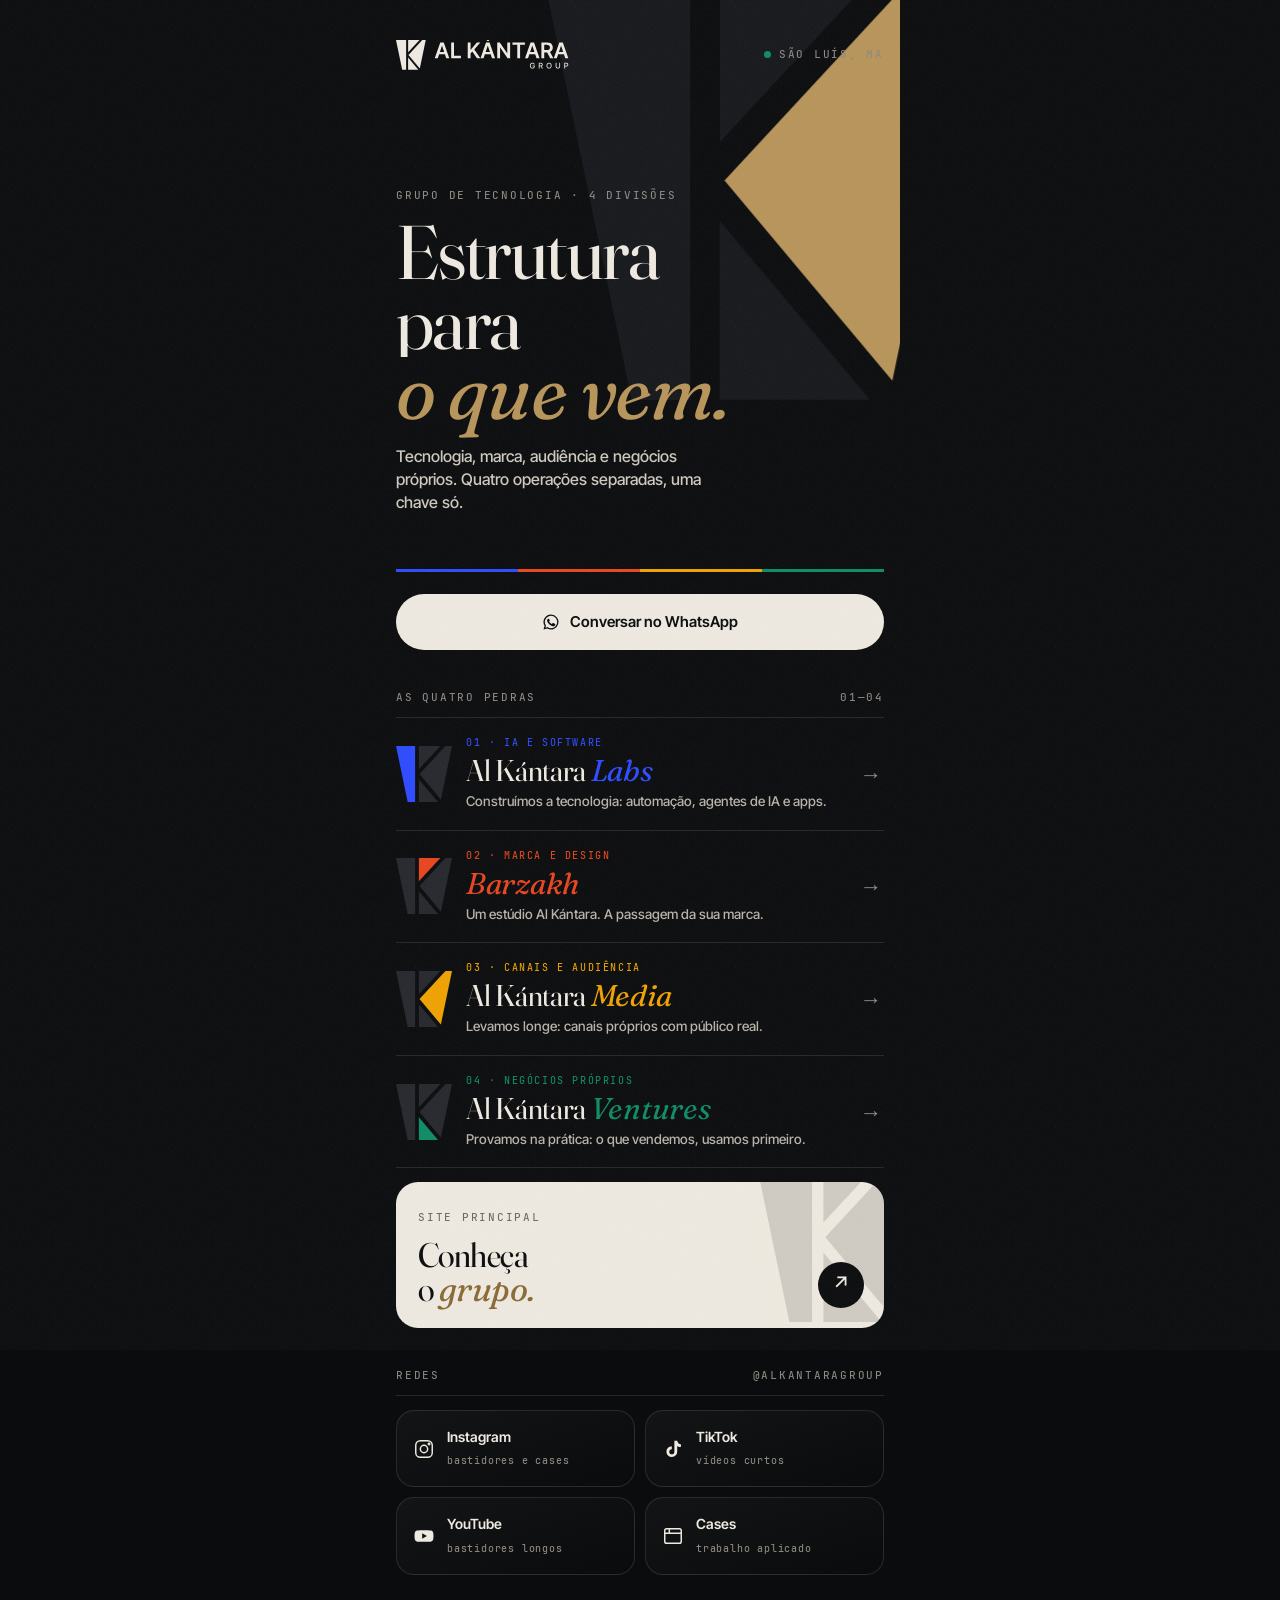
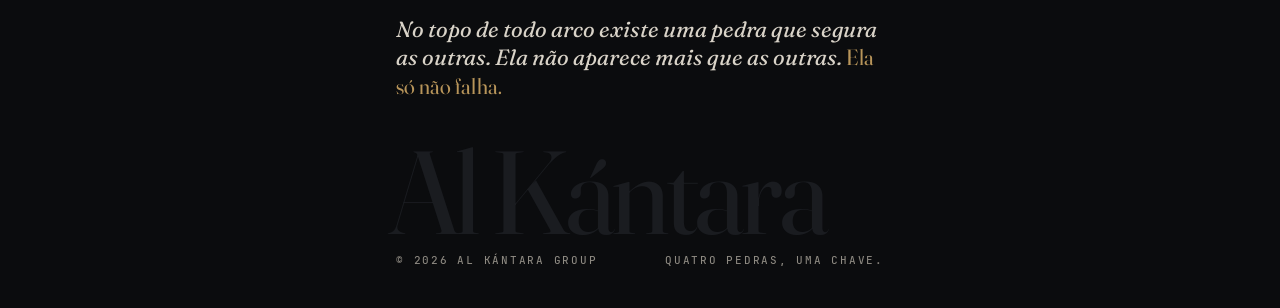
<file: bio/index.html>
<!doctype html>
<html lang="pt-BR">
<head>
<meta charset="utf-8">
<meta name="viewport" content="width=device-width,initial-scale=1,viewport-fit=cover">
<title>Al Kántara Group · links</title>
<meta name="description" content="Grupo de tecnologia de São Luís (MA). Labs, Barzakh, Media e Ventures: quatro pedras, uma chave.">
<meta property="og:title" content="Al Kántara Group">
<meta property="og:description" content="Estrutura para o que vem. Labs, Barzakh, Media e Ventures.">
<meta property="og:image" content="https://alkantaragroup.pages.dev/bio/i/og.jpg">
<meta property="og:url" content="https://alkantaragroup.pages.dev/bio/">
<meta name="theme-color" content="#0B0C0E">
<link rel="icon" href="i/alkantara-simbolo-latao.svg">
<link rel="apple-touch-icon" href="i/simbolo-latao.png">
<style>
@font-face{font-family:F;src:url(f/fraunces.ttf);font-weight:400;font-display:swap}
@font-face{font-family:F;src:url(f/fraunces-it.woff2);font-style:italic;font-weight:100 900;font-display:swap}
@font-face{font-family:I;src:url(f/inter.ttf);font-weight:500;font-display:swap}
@font-face{font-family:I;src:url(f/inter-sb.ttf);font-weight:600;font-display:swap}
@font-face{font-family:M;src:url(f/mono.ttf);font-weight:500;font-display:swap}
:root{--tinta:#0B0C0E;--graf:#1A1C20;--cal:#EFEAE1;--pedra:#8E8A82;--latao:#B8955A;--labs:#2E4BFF;--studio:#E8461E;--media:#F0A202;--ventures:#0E8C66}
*{box-sizing:border-box;margin:0;padding:0}
html{background:var(--tinta);overflow-x:hidden}
body{background:var(--tinta);color:var(--cal);font:500 16px/1.45 I,system-ui,sans-serif;min-height:100svh;overflow-x:hidden;-webkit-font-smoothing:antialiased}
a{color:inherit;text-decoration:none}
.mono{font:500 11px/1.4 M,ui-monospace,monospace;letter-spacing:.16em;text-transform:uppercase;color:var(--pedra)}
.grao{position:fixed;inset:-50%;pointer-events:none;opacity:.06;z-index:9;background-image:url("data:image/svg+xml,%3Csvg xmlns='http://www.w3.org/2000/svg' width='160' height='160'%3E%3Cfilter id='n'%3E%3CfeTurbulence type='fractalNoise' baseFrequency='.85' numOctaves='3'/%3E%3C/filter%3E%3Crect width='100%25' height='100%25' filter='url(%23n)'/%3E%3C/svg%3E");animation:g 1s steps(4) infinite}
@keyframes g{25%{transform:translate(-3%,2%)}50%{transform:translate(2%,-3%)}75%{transform:translate(-1%,3%)}}
.wrap{position:relative;overflow:hidden;max-width:520px;margin:0 auto;padding:22px 16px 40px}
/* K gigante cortado, como no herói do site (Landor) */
.kbg{position:absolute;top:-40px;right:-150px;width:440px;height:440px;z-index:0;opacity:1;pointer-events:none}
.kbg path{transform-box:fill-box;transform-origin:center;animation:pedra 1.1s cubic-bezier(.2,.8,.2,1) both}
.kbg path:nth-child(2){animation-delay:.12s}.kbg path:nth-child(3){animation-delay:.24s}.kbg path:nth-child(4){animation-delay:.36s}
@keyframes pedra{from{opacity:0;transform:translateY(40px) scale(.96)}}
.topo{position:relative;z-index:2;display:flex;justify-content:space-between;align-items:center}
.topo img{height:30px}
.vivo{display:flex;align-items:center;gap:8px}
.vivo i{width:7px;height:7px;border-radius:50%;background:var(--ventures);box-shadow:0 0 0 0 rgba(14,140,102,.6);animation:p 2s infinite}
@keyframes p{70%{box-shadow:0 0 0 9px rgba(14,140,102,0)}100%{box-shadow:0 0 0 0 rgba(14,140,102,0)}}
.hero{position:relative;z-index:2;padding:118px 0 26px}
h1{font:400 clamp(54px,15vw,76px)/.92 F,Georgia,serif;letter-spacing:-.02em}
h1 em{display:block;font-style:italic;color:var(--latao)}
h1 span{display:block;overflow:hidden}
h1 span>b{display:block;font-weight:400;animation:sobe .9s cubic-bezier(.2,.8,.2,1) both}
h1 em>b{display:block;font-weight:400;animation:sobe .9s .12s cubic-bezier(.2,.8,.2,1) both}
@keyframes sobe{from{transform:translateY(105%)}}
.lead{margin-top:18px;max-width:34ch;color:#cfc9bf;font-size:16px}
.faixa{display:grid;grid-template-columns:repeat(4,1fr);height:3px;margin:28px 0 22px;position:relative;z-index:2}
.faixa span{transform-origin:left;animation:linha .8s cubic-bezier(.2,.8,.2,1) both}
.faixa span:nth-child(2){animation-delay:.1s}.faixa span:nth-child(3){animation-delay:.2s}.faixa span:nth-child(4){animation-delay:.3s}
@keyframes linha{from{transform:scaleX(0)}}
.cta{display:flex;gap:10px;position:relative;z-index:2}
.btn{flex:1;display:flex;align-items:center;justify-content:center;gap:10px;height:56px;border-radius:999px;font-weight:600;font-size:15px;transition:transform .2s,background .2s}
.btn:active{transform:scale(.97)}
.b1{background:var(--cal);color:var(--tinta)}
.b1 svg{width:18px;height:18px}
.b2{border:1px solid rgba(239,234,225,.22)}
.b2:hover{background:rgba(239,234,225,.06)}
.sec{margin-top:40px;position:relative;z-index:2}
.sec>.mono{display:flex;justify-content:space-between;padding-bottom:12px;border-bottom:1px solid rgba(239,234,225,.12)}
.div{display:grid;grid-template-columns:56px 1fr 24px;gap:14px;align-items:center;padding:18px 0;border-bottom:1px solid rgba(239,234,225,.12);position:relative;overflow:hidden}
.div::before{content:"";position:absolute;inset:0;background:linear-gradient(90deg,var(--c),transparent 70%);opacity:0;transition:opacity .35s}
.div:hover::before,.div:focus-visible::before{opacity:.14}
.div svg{width:56px;height:56px;position:relative}
.div h2{font:400 30px/1 F,Georgia,serif;letter-spacing:-.01em}
.div h2 em{font-style:italic;color:var(--c)}
.div p{font-size:13.5px;color:#b9b3a9;margin-top:6px}
.div .mono{font-size:10px;color:var(--c);display:block;margin-bottom:6px}
.div .seta{font:400 22px/1 F;color:var(--pedra);transition:transform .3s,color .3s;position:relative}
.div:hover .seta{transform:translateX(4px);color:var(--cal)}
.rede{display:grid;grid-template-columns:repeat(2,1fr);gap:10px;margin-top:14px}
.rede a{display:flex;align-items:center;gap:12px;padding:16px;border:1px solid rgba(239,234,225,.12);border-radius:18px;background:linear-gradient(160deg,rgba(239,234,225,.04),transparent);transition:border-color .3s}
.rede a:hover{border-color:var(--latao)}
.rede svg{width:22px;height:22px;flex:none}
.rede b{display:block;font-weight:600;font-size:14px}
.rede small{font:500 10px M,monospace;letter-spacing:.08em;color:var(--pedra)}
.site{display:block;margin-top:14px;padding:22px;border-radius:22px;background:var(--cal);color:var(--tinta);position:relative;overflow:hidden}
.site .mono{color:#6c675f}
.site h3{font:400 34px/1 F,Georgia,serif;letter-spacing:-.015em;margin-top:10px}
.site h3 em{font-style:italic;color:#8a6a35}
.site span.ir{position:absolute;right:20px;bottom:20px;width:46px;height:46px;border-radius:50%;background:var(--tinta);color:var(--cal);display:grid;place-items:center;font-size:20px}
.site svg{position:absolute;right:-40px;top:-30px;width:170px;opacity:.13}
.manif{margin-top:40px;font:400 italic 22px/1.3 F,Georgia,serif;color:#d9d3c8;position:relative;z-index:2}
.manif b{font-weight:400;font-style:normal;color:var(--latao)}
footer{margin-top:44px;position:relative;z-index:2}
.gig{font:400 clamp(70px,22vw,118px)/.8 F,Georgia,serif;letter-spacing:-.04em;color:var(--graf);white-space:nowrap;margin:0 -8px}
footer .mono{margin-top:14px;display:flex;justify-content:space-between;gap:10px;flex-wrap:wrap}
.rv{opacity:0;transform:translateY(18px);transition:opacity .7s cubic-bezier(.2,.8,.2,1),transform .7s cubic-bezier(.2,.8,.2,1)}
.rv.on{opacity:1;transform:none}
@media (prefers-reduced-motion:reduce){*{animation:none!important;transition:none!important}.rv{opacity:1;transform:none}}
@media (min-width:700px){.wrap{padding-top:40px}.kbg{right:-80px}}
</style>
</head>
<body>
<div class="grao" aria-hidden="true"></div>
<div class="wrap">
  <svg class="kbg" viewBox="0 0 480 480" aria-hidden="true"><path fill="#16181c" d="M0,0 L100,480 L164,480 L164,0 Z"/><path fill="#16181c" d="M196,0 L196,199.19 L380.54,0 Z"/><path fill="#B8955A" d="M480,0 L424.16,0 L201.32,240.53 L384.39,458.93 Z"/><path fill="#16181c" d="M360.3,480 L196,283.99 L196,480 Z"/></svg>

  <header class="topo"><img src="i/alkantara-horizontal-negativo.svg" alt="Al Kántara Group"><span class="mono vivo"><i></i>São Luís, MA</span></header>

  <section class="hero">
    <p class="mono">Grupo de tecnologia · 4 divisões</p>
    <h1 style="margin-top:14px"><span><b>Estrutura</b></span><span><b>para</b></span><em><b>o que vem.</b></em></h1>
    <p class="lead">Tecnologia, marca, audiência e negócios próprios. Quatro operações separadas, uma chave só.</p>
  </section>

  <div class="faixa" aria-hidden="true"><span style="background:var(--labs)"></span><span style="background:var(--studio)"></span><span style="background:var(--media)"></span><span style="background:var(--ventures)"></span></div>

  <div class="cta">
    <a class="btn b1" id="wa" href="https://wa.me/5598985621808?text=Ol%C3%A1!%20Vim%20pelo%20Instagram%20da%20Al%20K%C3%A1ntara." target="_blank" rel="noopener"><svg viewBox="0 0 24 24" fill="currentColor" aria-hidden="true"><path d="M12 2a10 10 0 0 0-8.6 15.1L2 22l5-1.3A10 10 0 1 0 12 2Zm0 18.2a8.2 8.2 0 0 1-4.2-1.2l-.3-.2-3 .8.8-2.9-.2-.3A8.2 8.2 0 1 1 12 20.2Zm4.5-6.1c-.2-.1-1.5-.7-1.7-.8s-.4-.1-.6.1-.7.8-.8 1-.3.2-.5.1a6.7 6.7 0 0 1-3.3-2.9c-.3-.4.2-.4.7-1.3.1-.2 0-.3 0-.4l-.8-1.8c-.2-.5-.4-.4-.6-.4h-.5a1 1 0 0 0-.7.3 3 3 0 0 0-.9 2.2 5.2 5.2 0 0 0 1.1 2.8 11.9 11.9 0 0 0 4.6 4c1.7.7 2.3.8 3.2.7a2.7 2.7 0 0 0 1.8-1.3 2.2 2.2 0 0 0 .2-1.3c-.1-.1-.3-.2-.5-.3Z"/></svg>Conversar no WhatsApp</a>
  </div>

  <section class="sec">
    <p class="mono"><span>As quatro pedras</span><span>01—04</span></p>

    <a class="div rv" style="--c:var(--labs)" href="https://alkantaragroup.pages.dev/labs.html">
      <svg viewBox="0 0 480 480" aria-hidden="true"><path fill="#2E4BFF" d="M0,0 L100,480 L164,480 L164,0 Z"/><path fill="#26282d" d="M196,0 L196,199.19 L380.54,0 Z"/><path fill="#26282d" d="M480,0 L424.16,0 L201.32,240.53 L384.39,458.93 Z"/><path fill="#26282d" d="M360.3,480 L196,283.99 L196,480 Z"/></svg>
      <div><span class="mono">01 · IA e software</span><h2>Al Kántara <em>Labs</em></h2><p>Construímos a tecnologia: automação, agentes de IA e apps.</p></div><span class="seta">→</span></a>

    <a class="div rv" style="--c:var(--studio)" href="https://alkantaragroup.pages.dev/studio.html">
      <svg viewBox="0 0 480 480" aria-hidden="true"><path fill="#26282d" d="M0,0 L100,480 L164,480 L164,0 Z"/><path fill="#E8461E" d="M196,0 L196,199.19 L380.54,0 Z"/><path fill="#26282d" d="M480,0 L424.16,0 L201.32,240.53 L384.39,458.93 Z"/><path fill="#26282d" d="M360.3,480 L196,283.99 L196,480 Z"/></svg>
      <div><span class="mono">02 · Marca e design</span><h2><em>Barzakh</em></h2><p>Um estúdio Al Kántara. A passagem da sua marca.</p></div><span class="seta">→</span></a>

    <a class="div rv" style="--c:var(--media)" href="https://alkantaragroup.pages.dev/media.html">
      <svg viewBox="0 0 480 480" aria-hidden="true"><path fill="#26282d" d="M0,0 L100,480 L164,480 L164,0 Z"/><path fill="#26282d" d="M196,0 L196,199.19 L380.54,0 Z"/><path fill="#F0A202" d="M480,0 L424.16,0 L201.32,240.53 L384.39,458.93 Z"/><path fill="#26282d" d="M360.3,480 L196,283.99 L196,480 Z"/></svg>
      <div><span class="mono">03 · Canais e audiência</span><h2>Al Kántara <em>Media</em></h2><p>Levamos longe: canais próprios com público real.</p></div><span class="seta">→</span></a>

    <a class="div rv" style="--c:var(--ventures)" href="https://alkantaragroup.pages.dev/ventures.html">
      <svg viewBox="0 0 480 480" aria-hidden="true"><path fill="#26282d" d="M0,0 L100,480 L164,480 L164,0 Z"/><path fill="#26282d" d="M196,0 L196,199.19 L380.54,0 Z"/><path fill="#26282d" d="M480,0 L424.16,0 L201.32,240.53 L384.39,458.93 Z"/><path fill="#0E8C66" d="M360.3,480 L196,283.99 L196,480 Z"/></svg>
      <div><span class="mono">04 · Negócios próprios</span><h2>Al Kántara <em>Ventures</em></h2><p>Provamos na prática: o que vendemos, usamos primeiro.</p></div><span class="seta">→</span></a>
  </section>

  <a class="site rv" href="https://alkantaragroup.pages.dev/">
    <svg viewBox="0 0 480 480" aria-hidden="true"><path d="M0,0 L100,480 L164,480 L164,0 Z"/><path d="M196,0 L196,199.19 L380.54,0 Z"/><path d="M480,0 L424.16,0 L201.32,240.53 L384.39,458.93 Z"/><path d="M360.3,480 L196,283.99 L196,480 Z"/></svg>
    <span class="mono">Site principal</span><h3>Conheça<br>o <em>grupo.</em></h3><span class="ir">↗</span></a>

  <section class="sec">
    <p class="mono"><span>Redes</span><span>@alkantaragroup</span></p>
    <div class="rede">
      <a class="rv" href="https://instagram.com/alkantaragroup" target="_blank" rel="noopener"><svg viewBox="0 0 24 24" fill="none" stroke="currentColor" stroke-width="1.6"><rect x="3" y="3" width="18" height="18" rx="5"/><circle cx="12" cy="12" r="4"/><circle cx="17.5" cy="6.5" r=".8" fill="currentColor"/></svg><span><b>Instagram</b><small>bastidores e cases</small></span></a>
      <a class="rv" href="https://www.tiktok.com/@alkantaragroup" target="_blank" rel="noopener"><svg viewBox="0 0 24 24" fill="currentColor"><path d="M16.6 3c.4 2.2 1.8 3.6 4 3.8v3.1a7 7 0 0 1-4-1.3v6.1A5.9 5.9 0 1 1 10.7 9v3.2a2.8 2.8 0 1 0 2.8 2.8V3h3.1Z"/></svg><span><b>TikTok</b><small>vídeos curtos</small></span></a>
      <a class="rv" href="https://www.youtube.com/@alkantaragroup" target="_blank" rel="noopener"><svg viewBox="0 0 24 24" fill="currentColor"><path d="M22 8.2a3 3 0 0 0-2.1-2.1C18 5.6 12 5.6 12 5.6s-6 0-7.9.5A3 3 0 0 0 2 8.2 31 31 0 0 0 1.6 12 31 31 0 0 0 2 15.8a3 3 0 0 0 2.1 2.1c1.9.5 7.9.5 7.9.5s6 0 7.9-.5a3 3 0 0 0 2.1-2.1 31 31 0 0 0 .4-3.8 31 31 0 0 0-.4-3.8ZM10 15V9l5.2 3L10 15Z"/></svg><span><b>YouTube</b><small>bastidores longos</small></span></a>
      <a class="rv" href="https://alkantaragroup.pages.dev/cases.html"><svg viewBox="0 0 24 24" fill="none" stroke="currentColor" stroke-width="1.6"><rect x="3" y="4" width="18" height="16" rx="2"/><path d="M3 9h18M8 4v5"/></svg><span><b>Cases</b><small>trabalho aplicado</small></span></a>
    </div>
  </section>

  <p class="manif rv">No topo de todo arco existe uma pedra que segura as outras. Ela não aparece mais que as outras. <b>Ela só não falha.</b></p>

  <footer>
    <div class="gig" aria-hidden="true">Al Kántara</div>
    <p class="mono"><span>© 2026 Al Kántara Group</span><span>Quatro pedras, uma chave.</span></p>
  </footer>
</div>
<script>
(function(){var els=document.querySelectorAll('.rv');if(!('IntersectionObserver'in window)){els.forEach(function(e){e.classList.add('on')});return}
var io=new IntersectionObserver(function(es){es.forEach(function(e){if(e.isIntersecting){e.target.classList.add('on');io.unobserve(e.target)}})},{threshold:.12});
els.forEach(function(e,i){e.style.transitionDelay=(i%4)*60+'ms';io.observe(e)});})();
</script>
</body>
</html>
</file>
